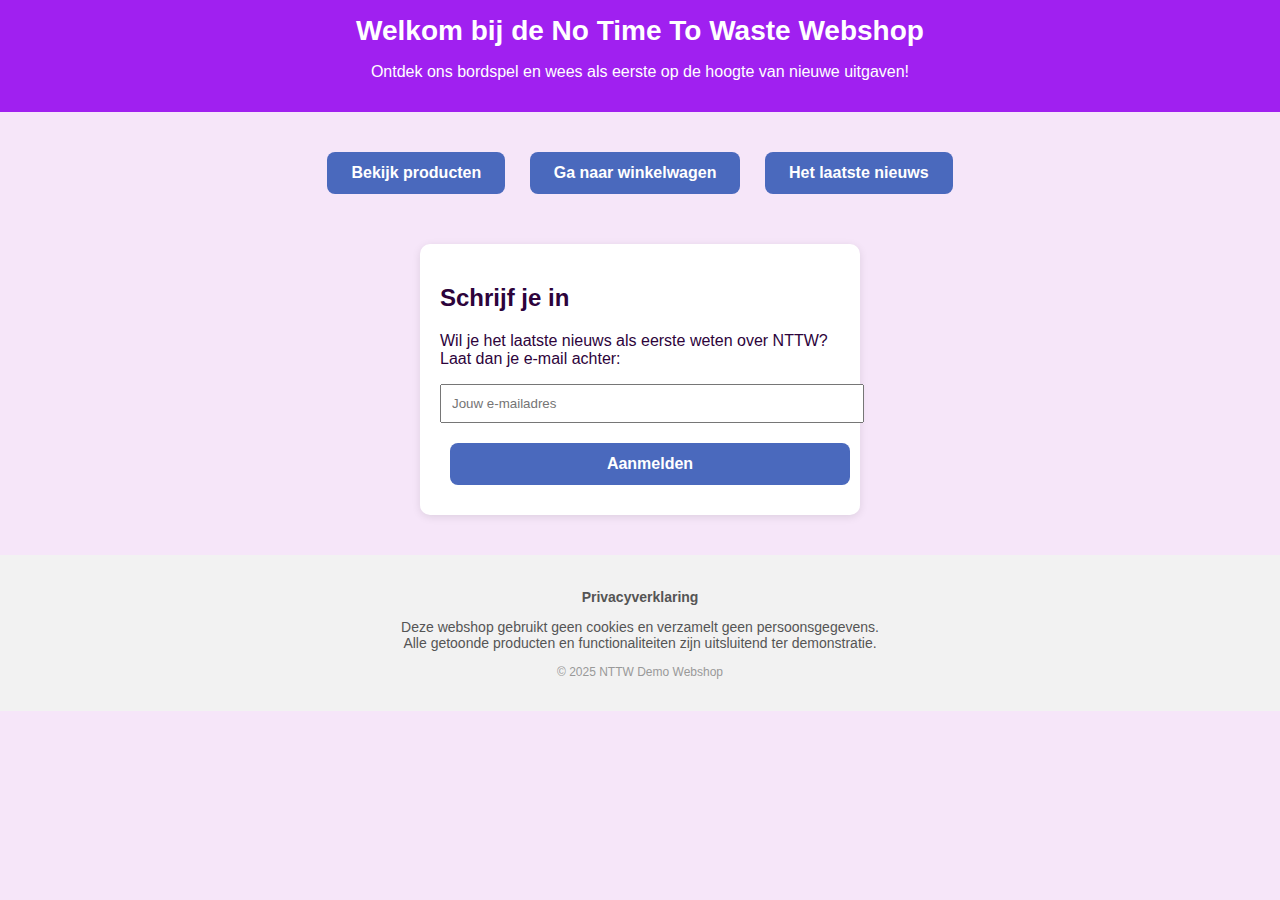
<file: index.html>
<!DOCTYPE html>
<html lang="nl">
<head>
  <meta charset="UTF-8">
  <meta name="viewport" content="width=device-width, initial-scale=1.0">
  <title>NTTW Webshop</title>
  <link rel="stylesheet" href="style.css">
  <style>
    /* Basis stijl knoppen */
    .btn {
      display: inline-block;
      padding: 12px 24px;
      margin: 10px;
      font-size: 16px;
      font-weight: bold;
      color: #fff;
      background-color: #4a69bd;
      border: none;
      border-radius: 8px;
      cursor: pointer;
      text-decoration: none; /* voor <a> links */
      transition: background-color 0.2s ease, transform 0.2s ease;
    }

    .btn:hover {
      background-color: #3b5286;
      transform: scale(1.05);
    }

    .form-container {
      margin-top: 40px;
      padding: 20px;
      background: #fff;
      border-radius: 10px;
      max-width: 400px;
      margin-left: auto;
      margin-right: auto;
      box-shadow: 0px 2px 8px rgba(0,0,0,0.1);
    }

    .hidden {
      display: none;
    }
  </style>
</head>
<body>
  <header>
    <h1>Welkom bij de No Time To Waste Webshop</h1>
    <p>Ontdek ons bordspel en wees als eerste op de hoogte van nieuwe uitgaven!</p>
  </header>

  <main>
    <!-- Navigatieknoppen -->
    <div style="text-align:center; margin-top:30px;">
      <a href="producten.html" class="btn">Bekijk producten</a>
      <a href="winkelwagen.html" class="btn">Ga naar winkelwagen</a>
      <a href="nieuws.html" class="btn">Het laatste nieuws</a>
    </div>

    <!-- Formulier aanmelden nieuwsbrief -->
    <div class="form-container">
      <h2>Schrijf je in</h2>
      <p>Wil je het laatste nieuws als eerste weten over NTTW? Laat dan je e-mail achter:</p>

      <!-- vervang 'your-form-id' door je echte Formspree ID -->
      <form id="aanmeldForm" action="https://formspree.io/f/xblknnya" method="POST">
        <input type="email" name="email" placeholder="Jouw e-mailadres" required style="width:100%; padding:10px; margin-bottom:10px;">
        <button type="submit" class="btn" style="width:100%;">Aanmelden</button>
      </form>

      <!-- Bedankmelding -->
      <p id="bedankMelding" class="hidden">Bedankt voor je aanmelding! 🎉 Je hoort van ons.</p>
    </div>
  </main>

  <script>
    // Script om bedankmelding te tonen en redirect terug naar index
    const form = document.getElementById("aanmeldForm");
    const melding = document.getElementById("bedankMelding");

    form.addEventListener("submit", async function(event) {
      event.preventDefault();
      const data = new FormData(form);
      const action = form.action;

      const response = await fetch(action, {
        method: form.method,
        body: data,
        headers: { 'Accept': 'application/json' }
      });

      if (response.ok) {
        form.classList.add("hidden");
        melding.classList.remove("hidden");

        // 3 sec wachten, dan terug naar index (f5 effect)
        setTimeout(() => {
          window.location.href = "index.html";
        }, 3000);
      }
    });
  </script>
  <footer style="background:#f2f2f2; padding:20px; text-align:center; font-size:14px; color:#555; margin-top:40px;">
  <p><strong>Privacyverklaring</strong></p>
  <p>Deze webshop gebruikt geen cookies en verzamelt geen persoonsgegevens.<br>
  Alle getoonde producten en functionaliteiten zijn uitsluitend ter demonstratie.</p>
  <p style="font-size:12px; color:#999;">&copy; 2025 NTTW Demo Webshop</p>
</footer>

</body>
</html>
</file>
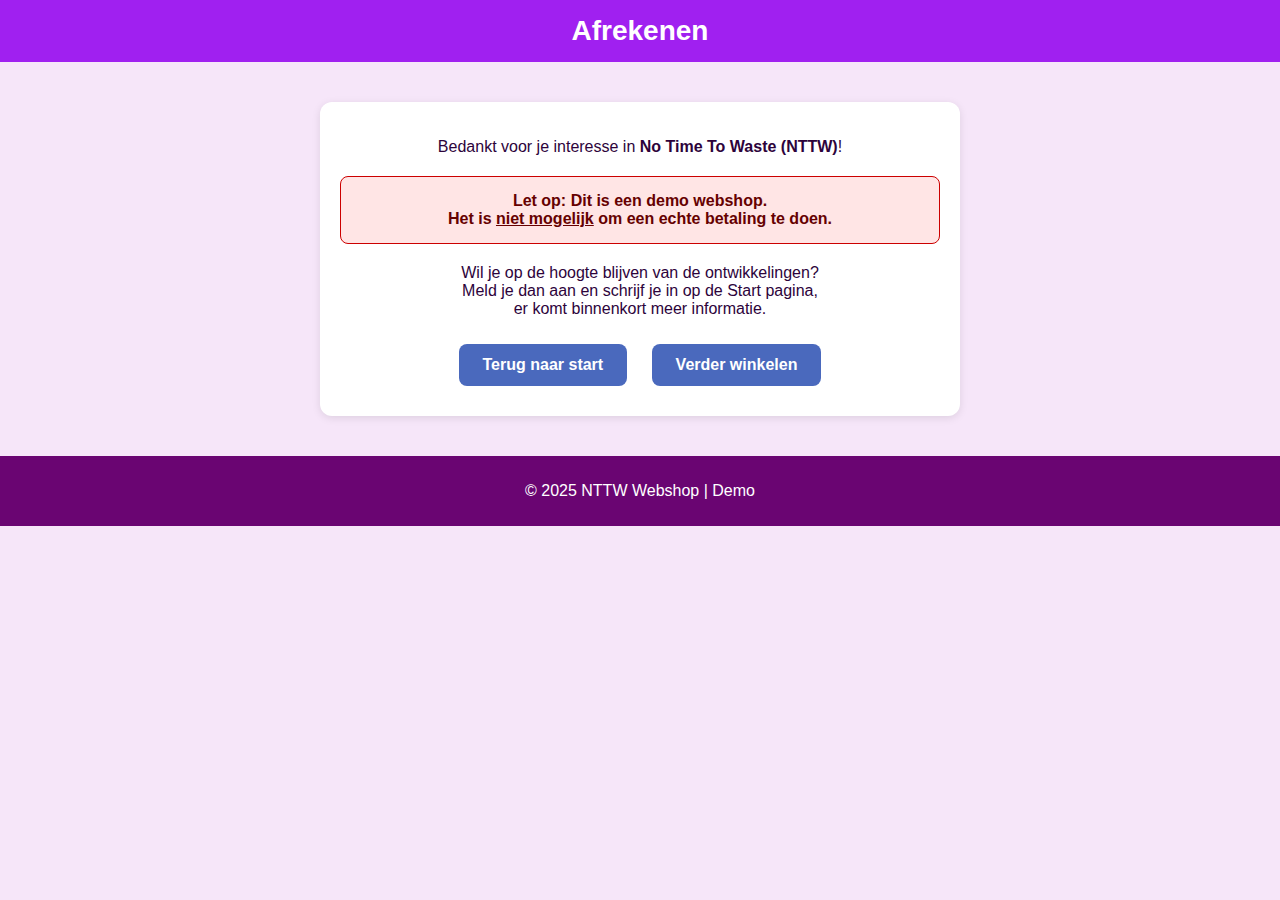
<file: afrekenen.html>
<!DOCTYPE html>
<html lang="nl">
<head>
  <meta charset="UTF-8">
  <meta name="viewport" content="width=device-width, initial-scale=1.0">
  <title>NTTW Webshop - Afrekenen</title>
  <link rel="stylesheet" href="style.css">
  <style>
    main {
      max-width: 600px;
      margin: 40px auto;
      padding: 20px;
      background: #fff;
      border-radius: 12px;
      box-shadow: 0 2px 8px rgba(0,0,0,0.1);
      text-align: center;
    }
    .notice {
      background: #ffe5e5;
      border: 1px solid #cc0000;
      color: #660000;
      padding: 15px;
      border-radius: 8px;
      margin: 20px 0;
      font-weight: bold;
    }
  </style>
</head>
<body>
  <header>
    <h1>Afrekenen</h1>
  </header>

  <main>
    <p>Bedankt voor je interesse in <strong>No Time To Waste (NTTW)</strong>!</p>

    <div class="notice">
      Let op: Dit is een demo webshop. <br>
      Het is <u>niet mogelijk</u> om een echte betaling te doen.
    </div>

    <p>Wil je op de hoogte blijven van de ontwikkelingen?<br>Meld je dan aan en schrijf je in op de Start pagina,<br>er komt binnenkort meer informatie.</p>

    <div class="checkout-buttons">
      <a href="index.html" class="btn">Terug naar start</a>
      <a href="producten.html" class="btn">Verder winkelen</a>
    </div>
  </main>

  <footer>
    <p>&copy; 2025 NTTW Webshop | Demo</p>
  </footer>
</body>
</html>
</file>
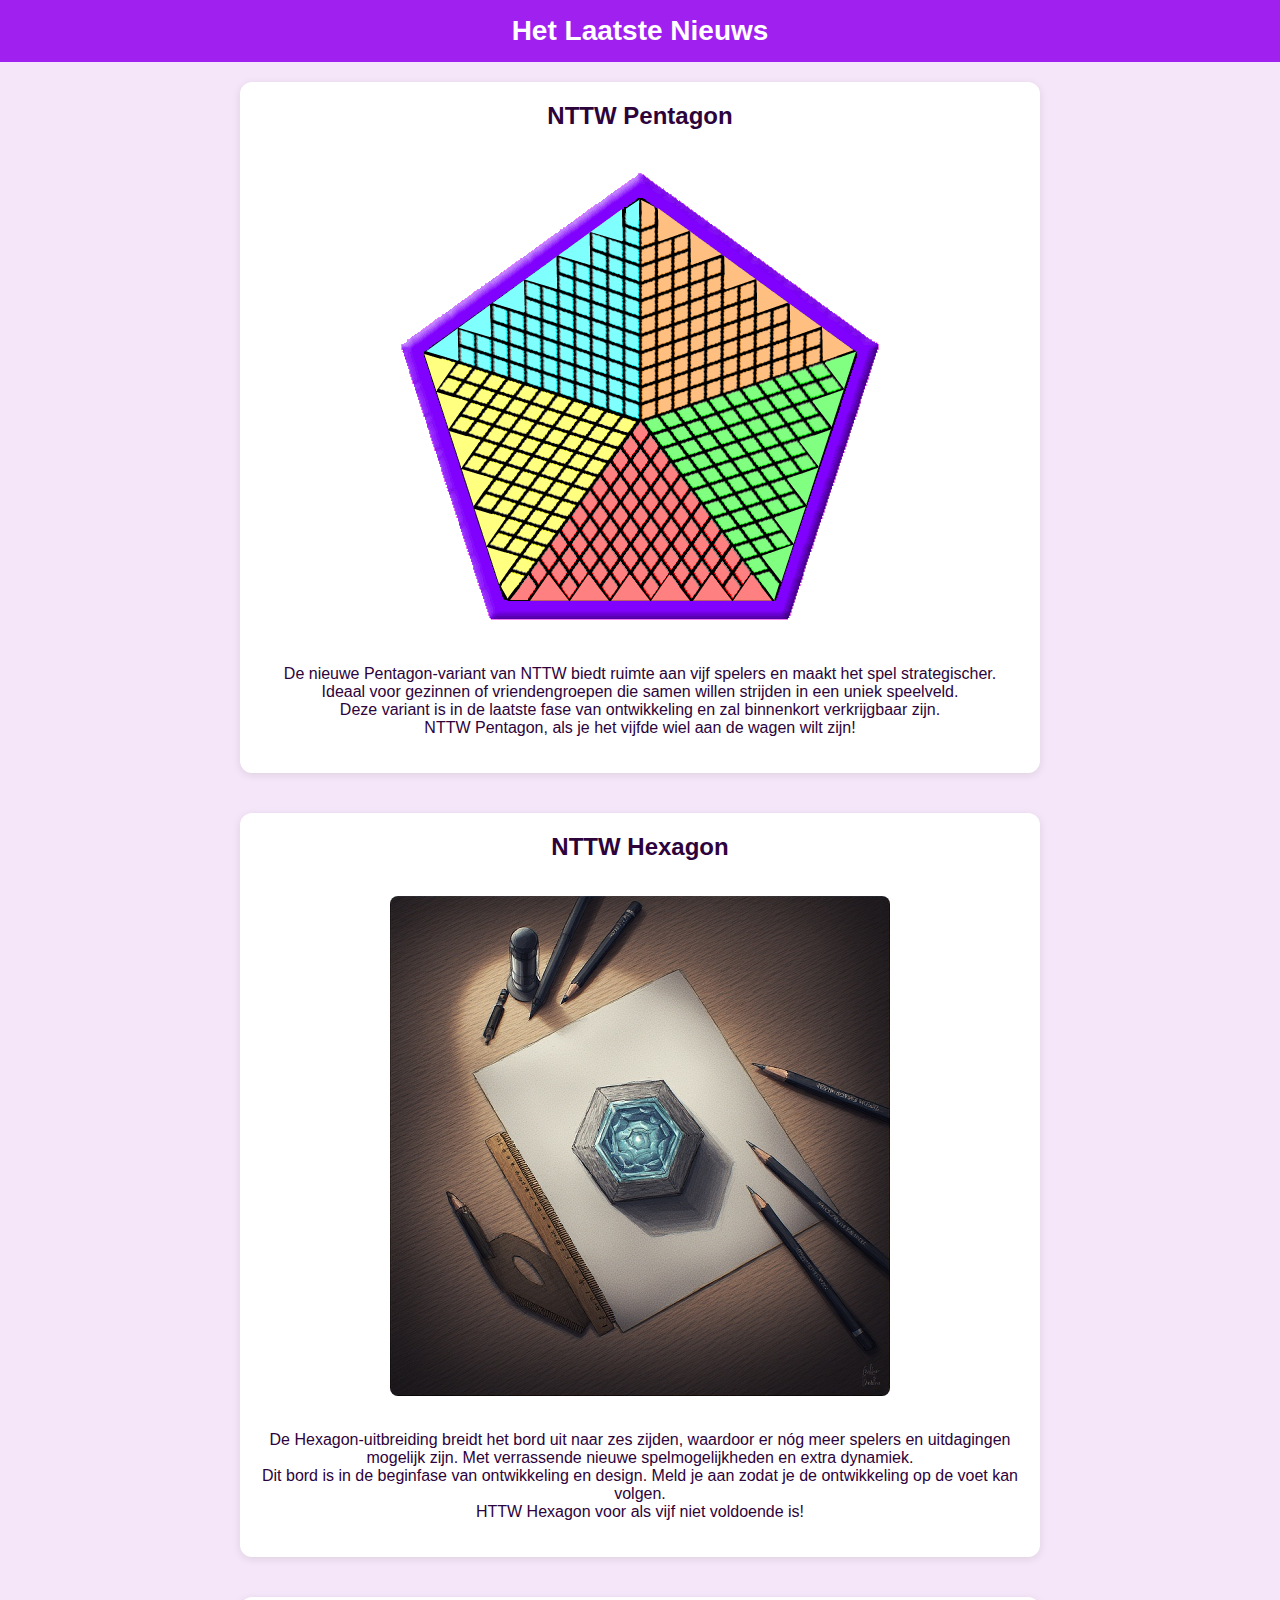
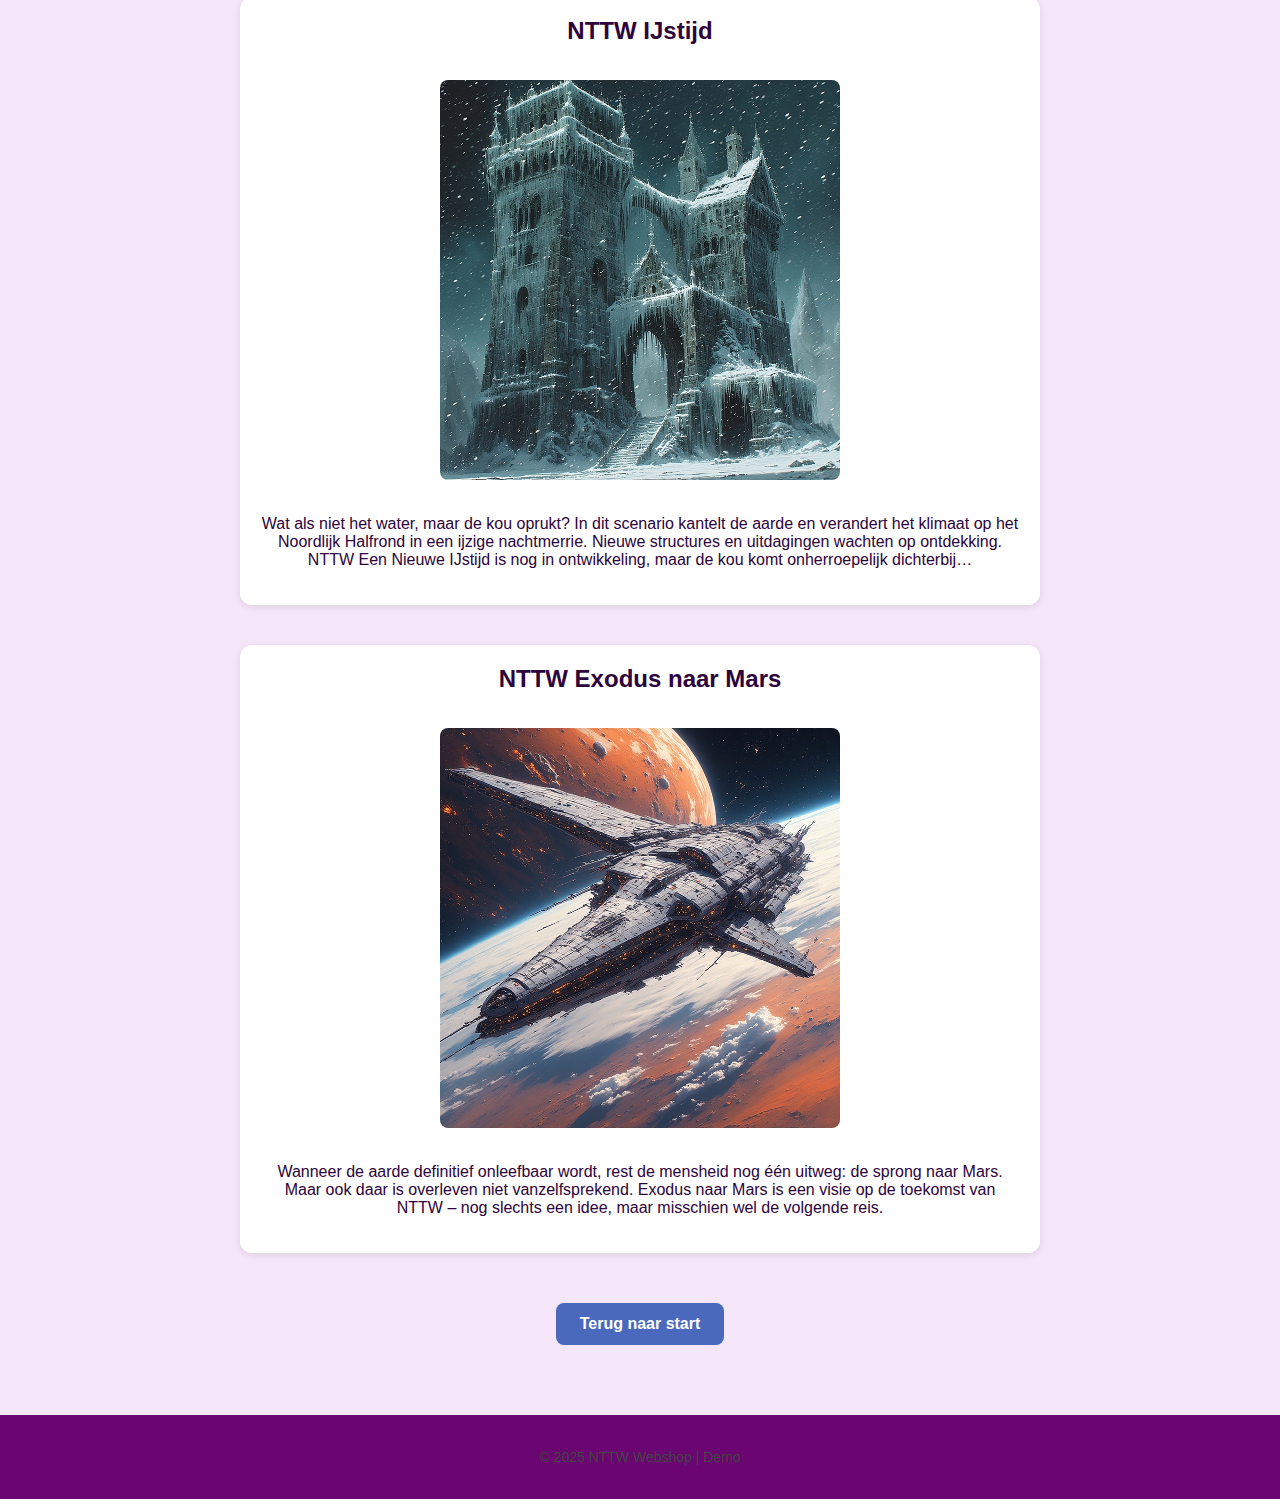
<file: nieuws.html>
<!DOCTYPE html>
<html lang="nl">
<head>
  <meta charset="UTF-8">
  <meta name="viewport" content="width=device-width, initial-scale=1.0">
  <title>NTTW Webshop - Nieuws</title>
  <link rel="stylesheet" href="style.css">
  <style>
    main {
      max-width: 800px;
      margin: 0 auto;
      padding: 20px;
    }
    article {
      margin-bottom: 40px;
      background: #fff;
      border-radius: 12px;
      box-shadow: 0 2px 8px rgba(0,0,0,0.1);
      padding: 20px;
      text-align: center;
    }
    article img {
      max-width: 100%;
      border-radius: 8px;
      margin: 15px 0;
    }
    h2 {
      margin-top: 0;
    }
    footer {
      text-align: center;
      margin-top: 40px;
      padding: 20px;
      font-size: 14px;
      color: #444;
    }
  </style>
</head>
<body>
  <header>
    <h1>Het Laatste Nieuws</h1>
  </header>

  <main>
    <!-- NTTW Pentagon -->
    <article>
      <h2>NTTW Pentagon</h2>
      <img src="images/pentagon.png" alt="NTTW Pentagon">
      <p>
        De nieuwe Pentagon-variant van NTTW biedt ruimte aan vijf spelers en maakt het spel strategischer.
        Ideaal voor gezinnen of vriendengroepen die samen willen strijden in een uniek speelveld. <br>
		Deze variant is in de laatste fase van ontwikkeling en zal binnenkort verkrijgbaar zijn.<br>
		NTTW Pentagon, als je het vijfde wiel aan de wagen wilt zijn!
      </p>
    </article>

    <!-- NTTW Hexagon -->
    <article>
      <h2>NTTW Hexagon</h2>
      <img src="images/hexagon.jpg" alt="NTTW Hexagon">
      <p>
        De Hexagon-uitbreiding breidt het bord uit naar zes zijden, waardoor er nóg meer spelers en uitdagingen
        mogelijk zijn. Met verrassende nieuwe spelmogelijkheden en extra dynamiek.<br>
		Dit bord is in de beginfase  van ontwikkeling en design. Meld je aan zodat je de ontwikkeling op de voet kan volgen.<br>
		HTTW Hexagon voor als vijf niet voldoende is! 
      </p>
    </article>
	
	    <!-- NTTW Een Neuwe IJstijd -->
    <article>
      <h2>NTTW IJstijd</h2>
      <img src="images/ijstijd.jpg" alt="NTTW Een Nieuwe IJstijd">
      <p>
 Wat als niet het water, maar de kou oprukt? In dit scenario kantelt de aarde en verandert het klimaat op het Noordlijk Halfrond in een ijzige nachtmerrie. Nieuwe structures en uitdagingen wachten op ontdekking. NTTW Een Nieuwe IJstijd is nog in ontwikkeling, maar de kou komt onherroepelijk dichterbij…
      </p>
    </article>
	
		    <!-- NTTW Exodus Mars -->
    <article>
      <h2>NTTW Exodus naar Mars</h2>
      <img src="images/mars.jpg" alt="NTTW Exodus naar Mars">
      <p>
Wanneer de aarde definitief onleefbaar wordt, rest de mensheid nog één uitweg: de sprong naar Mars. Maar ook daar is overleven niet vanzelfsprekend. Exodus naar Mars is een visie op de toekomst van NTTW – nog slechts een idee, maar misschien wel de volgende reis.
      </p>
    </article>

    <div style="text-align:center; margin-top:20px;">
      <a href="index.html" class="btn">Terug naar start</a>
    </div>
  </main>

  <footer>
    <p>&copy; 2025 NTTW Webshop | Demo</p>
  </footer>
</body>
</html>
</file>
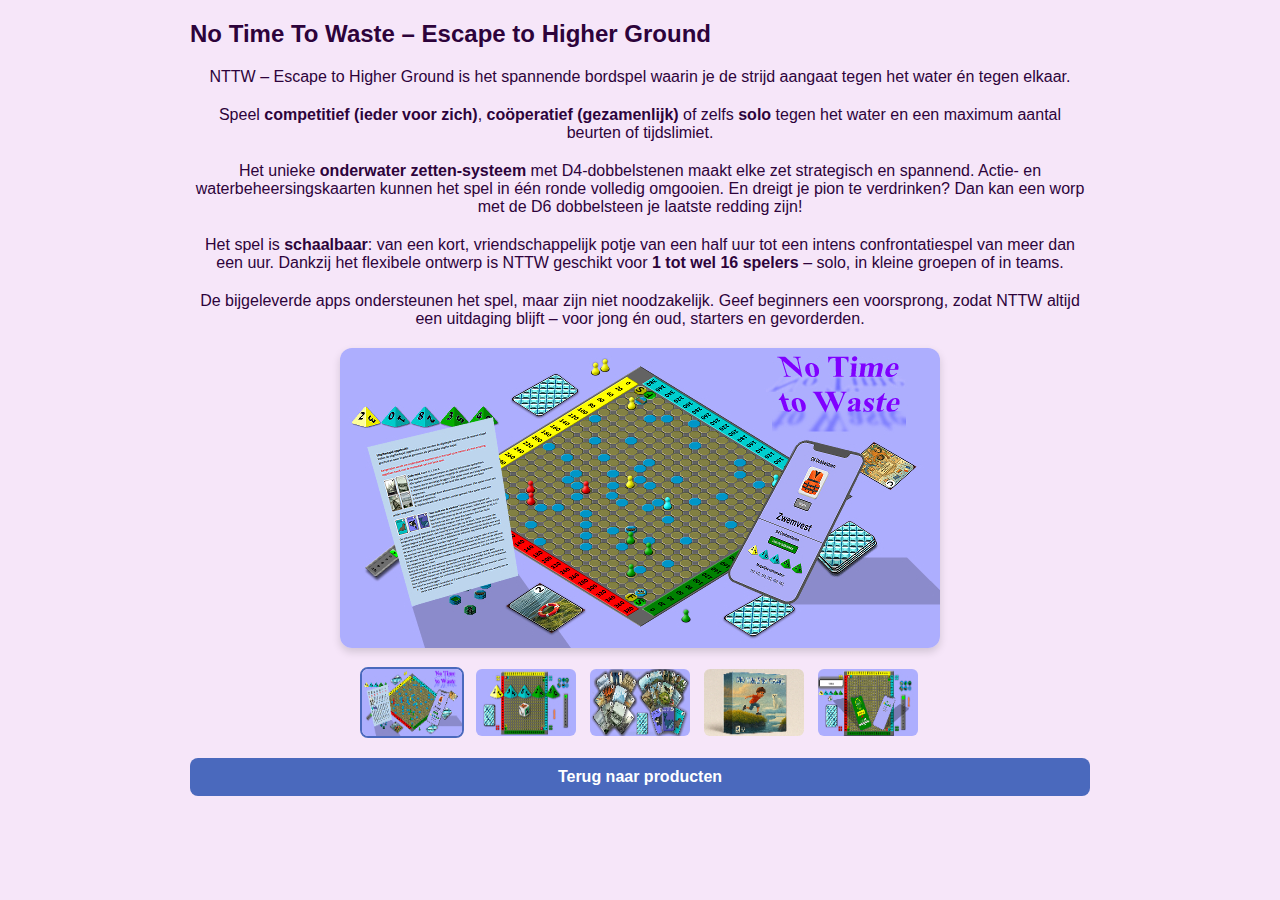
<file: nttw_basisdoos.html>
<!DOCTYPE html>
<html lang="nl">
<head>
<meta charset="UTF-8">
<meta name="viewport" content="width=device-width, initial-scale=1.0">
<title>NTTW Escape to Higher Ground - Extra Info</title>
<link rel="stylesheet" href="style.css">
<style>
/* -----------------------------
   Extra Info pagina
   ----------------------------- */
.extra-info-container {
  max-width: 900px;
  margin: 20px auto;
  padding: 0 20px;
}

.extra-info-container h1 {
  font-size: 28px;
  color: #6a0572;
  margin-bottom: 10px;
  text-align: center;
}

.extra-info-container p {
  font-size: 16px;
  color: #2d033b;
  margin-bottom: 20px;
  text-align: center;
}

.large-img-container {
  text-align: center;
  margin-bottom: 15px;
}

.large-img-container img {
  max-width: 100%;
  height: auto;
  border-radius: 12px;
  box-shadow: 0px 4px 8px rgba(0,0,0,0.15);
  transition: opacity 0.3s ease;
}

.thumbs {
  display: flex;
  justify-content: center;
  gap: 10px;
  flex-wrap: wrap;
  margin-bottom: 20px;
}

.thumbs img {
  width: 100px;
  height: auto;
  border-radius: 8px;
  cursor: pointer;
  border: 2px solid transparent;
  transition: border-color 0.2s ease, transform 0.2s ease;
}

.thumbs img:hover {
  transform: scale(1.05);
}

.thumbs img.selected-thumb {
  border-color: #4a69bd;
}

.back-btn {
  display: block;
  margin: 0 auto 30px auto;
  padding: 10px 24px;
  background-color: #4a69bd;
  color: white;
  border: none;
  border-radius: 8px;
  text-align: center;
  text-decoration: none;
  font-weight: bold;
  transition: background-color 0.2s ease, transform 0.2s ease;
}

.back-btn:hover {
  background-color: #3b5286;
  transform: scale(1.05);
}
</style>
</head>
<body>

<div class="extra-info-container">
<h2>No Time To Waste – Escape to Higher Ground</h2>

<p>
  NTTW – Escape to Higher Ground is het spannende bordspel waarin je de strijd aangaat tegen het water én tegen elkaar.
</p>

<p>
  Speel <strong>competitief (ieder voor zich)</strong>, 
  <strong>coöperatief (gezamenlijk)</strong> of zelfs <strong>solo</strong> tegen het water en een maximum aantal beurten of tijdslimiet.
</p>

<p>
  Het unieke <strong>onderwater zetten-systeem</strong> met D4-dobbelstenen maakt elke zet strategisch en spannend. 
  Actie- en waterbeheersingskaarten kunnen het spel in één ronde volledig omgooien. 
  En dreigt je pion te verdrinken? Dan kan een worp met de D6 dobbelsteen je laatste redding zijn!
</p>

<p>
  Het spel is <strong>schaalbaar</strong>: van een kort, vriendschappelijk potje van een half uur tot een intens confrontatiespel van meer dan een uur. 
  Dankzij het flexibele ontwerp is NTTW geschikt voor <strong>1 tot wel 16 spelers</strong> – solo, in kleine groepen of in teams.
</p>

<p>
  De bijgeleverde apps ondersteunen het spel, maar zijn niet noodzakelijk. 
  Geef beginners een voorsprong, zodat NTTW altijd een uitdaging blijft – voor jong én oud, starters en gevorderden.
</p>


  <!-- Grote afbeelding -->
  <div class="large-img-container">
    <img id="large-image" src="images/nttw_large1.jpg" alt="NTTW Groot Overzicht">
  </div>

  <!-- Thumbnails -->
  <div class="thumbs">
    <img src="images/nttw_thumb1.jpg" alt="Thumbnail 1" class="selected-thumb" onclick="switchImage(this, 'images/nttw_large1.jpg')">
    <img src="images/nttw_thumb2.jpg" alt="Thumbnail 2" onclick="switchImage(this, 'images/nttw_large2.jpg')">
    <img src="images/nttw_thumb3.jpg" alt="Thumbnail 3" onclick="switchImage(this, 'images/nttw_large3.jpg')">
    <img src="images/nttw_thumb4.jpg" alt="Thumbnail 4" onclick="switchImage(this, 'images/nttw_large4.jpg')">
    <img src="images/nttw_thumb5.jpg" alt="Thumbnail 5" onclick="switchImage(this, 'images/nttw_large5.jpg')">
  </div>

  <!-- Terug naar producten -->
  <a href="producten.html" class="back-btn">Terug naar producten</a>
</div>

<script>
// Wissel de grote afbeelding bij thumbnail click
function switchImage(thumb, largeSrc) {
  const largeImg = document.getElementById('large-image');
  largeImg.style.opacity = 0; // fade out
  setTimeout(() => {
    largeImg.src = largeSrc;
    largeImg.style.opacity = 1; // fade in
  }, 200);

  // markeer geselecteerde thumbnail
  document.querySelectorAll('.thumbs img').forEach(img => img.classList.remove('selected-thumb'));
  thumb.classList.add('selected-thumb');
}
</script>

</body>
</html>
</file>
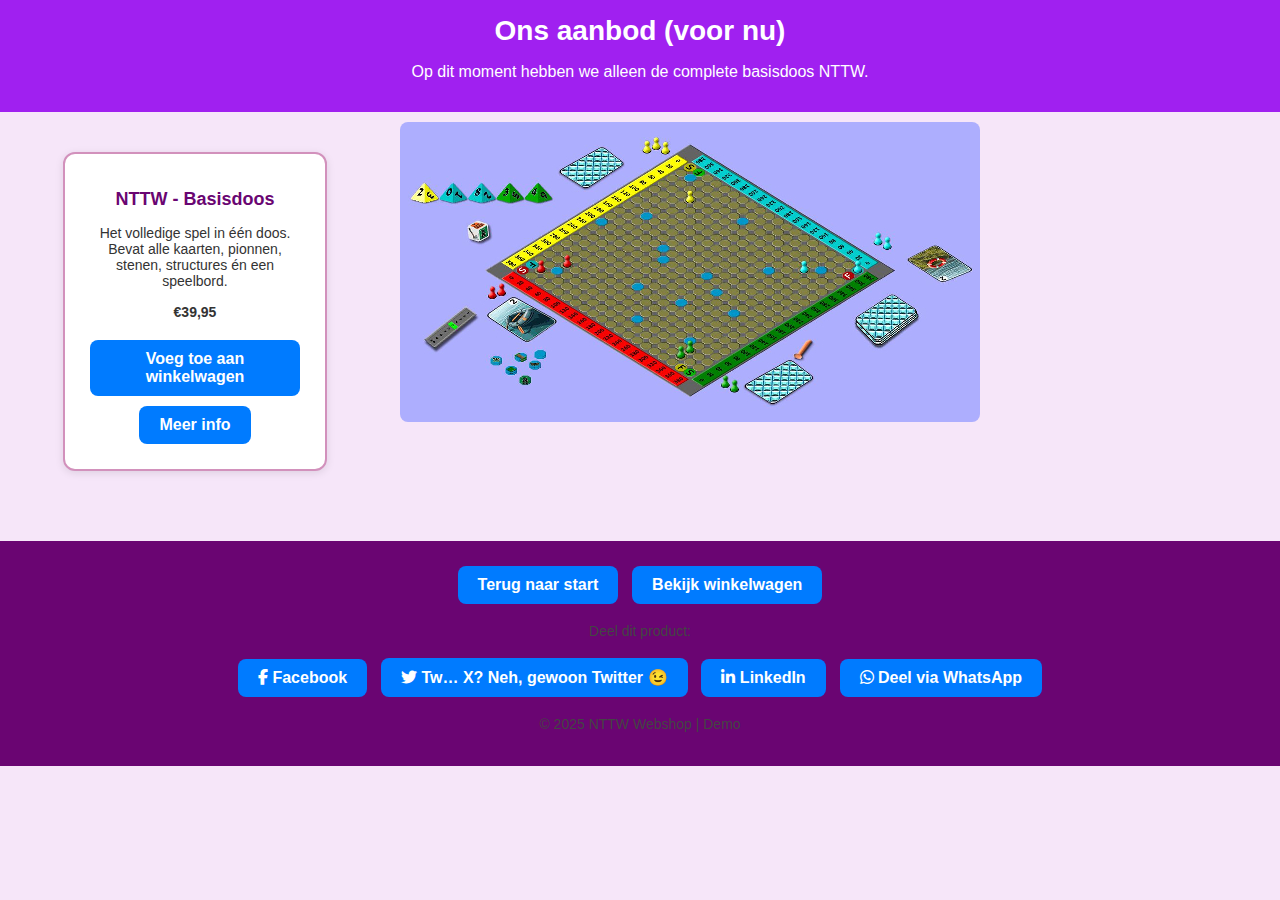
<file: producten.html>
<!DOCTYPE html>
<html lang="nl">
<head>
<!-- Font Awesome voor social icons -->
<link rel="stylesheet" href="https://cdnjs.cloudflare.com/ajax/libs/font-awesome/6.5.0/css/all.min.css" integrity="sha512-..." crossorigin="anonymous" referrerpolicy="no-referrer" />

  <meta charset="UTF-8">
  <meta name="viewport" content="width=device-width, initial-scale=1.0">
  <title>NTTW Webshop - Producten</title>
  <link rel="stylesheet" href="style.css">

  <!-- Hier plak je de Open Graph en Twitter meta-tags -->
  <meta property="og:title" content="No Time To Waste (NTTW) - Bordspel"/>
  <meta property="og:description" content="Ontdek NTTW: solo of coöperatief overleven met het unieke onderwater zetten systeem! Nu beschikbaar in onze webshop."/>
  <meta property="og:image" content="https://bg-nttw-2025.github.io/NTTW_Online/images/nttw_overview.jpg"/>
  <meta property="og:url" content="https://bg-nttw-2025.github.io/NTTW_Online/producten.html"/>
  <meta property="og:type" content="website"/>

  <meta name="twitter:card" content="summary_large_image"/>
  <meta name="twitter:title" content="No Time To Waste (NTTW) - Bordspel"/>
  <meta name="twitter:description" content="Ontdek NTTW: solo of coöperatief overleven met het unieke onderwater zetten systeem! Nu beschikbaar in onze webshop."/>
  <meta name="twitter:image" content="https://bg-nttw-2025.github.io/NTTW_Online/images/nttw_overview.jpg"/>

  <meta charset="UTF-8">
  <meta name="viewport" content="width=device-width, initial-scale=1.0">
  <title>NTTW Webshop - Producten</title>
  <link rel="stylesheet" href="style.css">
  <style>
    /* Productkaart */
    .product {
      max-width: 500px;
      margin: 30px auto;
      padding: 20px;
      background: #fff;
      border-radius: 12px;
      box-shadow: 0 2px 8px rgba(0,0,0,0.1);
      text-align: center;
    }

    .price {
      font-size: 20px;
      font-weight: bold;
      margin: 15px 0;
    }

    footer {
      text-align: center;
      margin-top: 40px;
      padding: 20px;
      font-size: 14px;
      color: #444;
    }

    .btn {
      display: inline-block;
      padding: 10px 20px;
      margin: 5px;
      background-color: #007BFF;
      color: #fff;
      text-decoration: none;
      border-radius: 8px;
      cursor: pointer;
      transition: background 0.2s;
    }

    .btn:hover {
      background-color: #0056b3;
    }
  </style>
</head>
<body>
  <header>
    <h1>Ons aanbod (voor nu)</h1>
    <p>Op dit moment hebben we alleen de complete basisdoos NTTW.</p>
  </header>

<main>
  <div class="product-wrapper">
    <!-- Basisspel -->
    <article class="product">
      <h2>NTTW - Basisdoos</h2>
      <p>Het volledige spel in één doos. Bevat alle kaarten, pionnen, stenen, structures én een speelbord.</p>
      <p class="price">€39,95</p>
      <button class="btn" onclick='voegProductToe({name:"NTTW - Basisdoos", price:39.95})'>
        Voeg toe aan winkelwagen
      </button>
	  <button class="btn" onclick="location.href='nttw_basisdoos.html'">
  Meer info
</button>

    </article>

    <!-- Afbeelding naast het kader -->
    <div class="product-side-image">
      <img src="images/nttw_overview.jpg" alt="Nttw_Overview">
    </div>
  </div>
</main>


  <footer>
    <div>
      <a href="index.html" class="btn">Terug naar start</a>
      <a href="winkelwagen.html" class="btn">Bekijk winkelwagen</a>
    </div>
	<div class="social-share">
  <p>Deel dit product:</p>

  <!-- Facebook -->
  <a class="btn" 
     href="https://www.facebook.com/sharer/sharer.php?u=https://bg-nttw-2025.github.io/NTTW_Online/producten.html" 
     target="_blank" rel="noopener noreferrer">
    <i class="fab fa-facebook-f"></i> Facebook
  </a>

  <!-- Twitter -->
  <a class="btn" 
     href="https://twitter.com/intent/tweet?text=Ontdek+No+Time+To+Waste+(NTTW)+in+de+webshop!&url=https://bg-nttw-2025.github.io/NTTW_Online/producten.html" 
     target="_blank" rel="noopener noreferrer">
    <i class="fab fa-twitter"></i> Tw… X? Neh, gewoon Twitter &#x1F609; 
  </a>

  <!-- LinkedIn -->
  <a class="btn" 
     href="https://www.linkedin.com/shareArticle?mini=true&url=https://bg-nttw-2025.github.io/NTTW_Online/producten.html&title=No+Time+To+Waste+(NTTW)&summary=Solo+of+coöperatief+overleven+met+het+bordspel+NTTW.&source=NTTW+Webshop" 
     target="_blank" rel="noopener noreferrer">
    <i class="fab fa-linkedin-in"></i> LinkedIn
  </a>
  
  <!-- Uitgebreide WhatsApp share knop -->
<a class="btn whatsapp-btn" 
   href="https://wa.me/?text=Ontdek%20No%20Time%20To%20Waste%20(NTTW)%20in%20de%20webshop!%20https://bg-nttw-2025.github.io/NTTW_Online/producten.html" 
   target="_blank" rel="noopener noreferrer">
  <i class="fab fa-whatsapp"></i> Deel via WhatsApp
</a>

</div>

    <p>&copy; 2025 NTTW Webshop | Demo</p>
  </footer>

  <!-- Script voor winkelwagen functionaliteit -->
  <script src="script.js"></script>
</body>
</html>
</file>
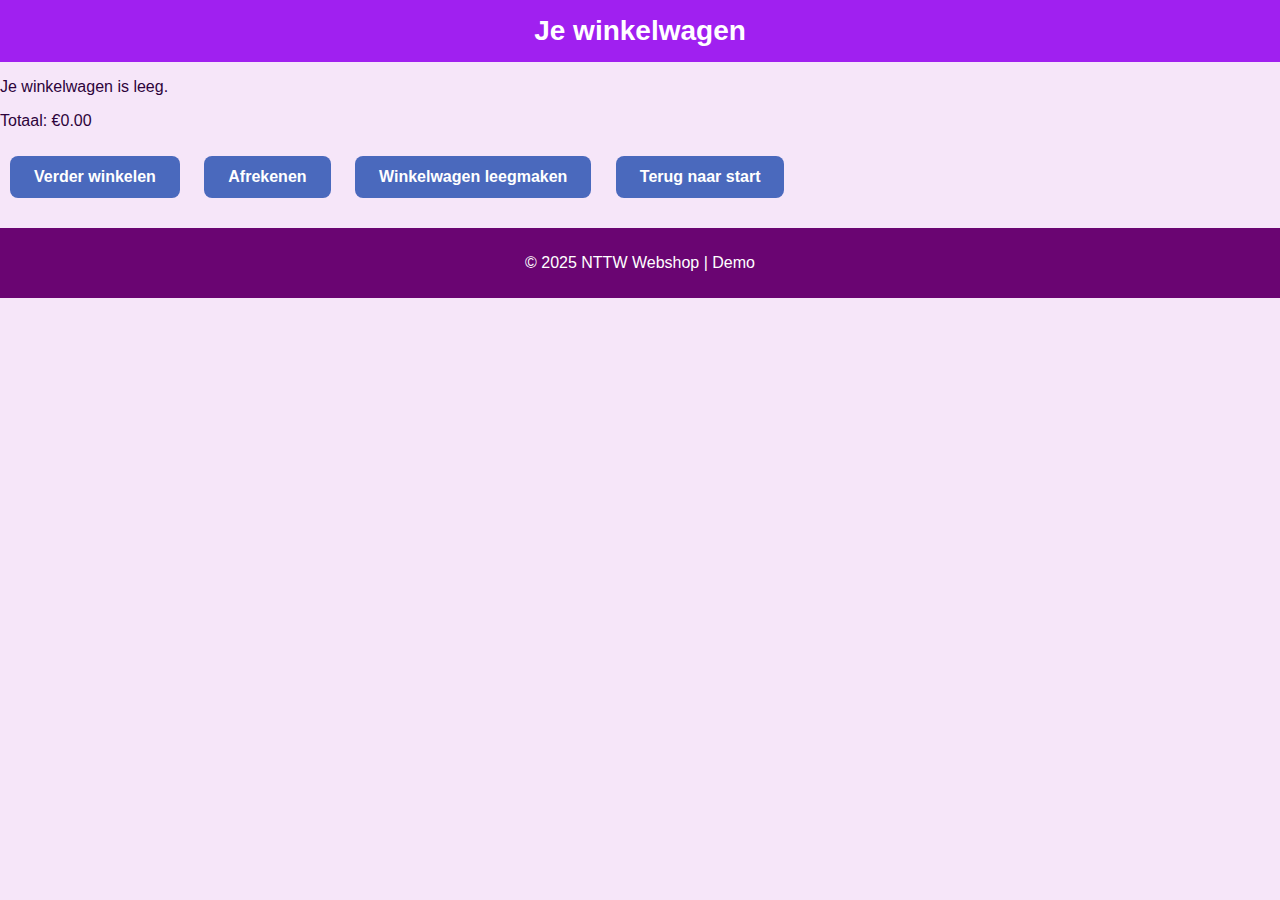
<file: winkelwagen.html>
<!DOCTYPE html>
<html lang="nl">
<head>
  <meta charset="UTF-8">
  <meta name="viewport" content="width=device-width, initial-scale=1.0">
  <title>NTTW Webshop - Winkelwagen</title>
  <link rel="stylesheet" href="style.css">
</head>
<body>
  <header>
    <h1>Je winkelwagen</h1>
  </header>

  <main>
    <!-- Hier komen de producten dynamisch -->
    <div id="cart-items"></div>

    <div id="cart-total">
      <p>Totaal: €<span id="total">0.00</span></p>
    </div>

    <div class="checkout-buttons">
      <a href="producten.html" class="btn">Verder winkelen</a>
      <a href="afrekenen.html" class="btn">Afrekenen</a>
      <button class="btn" onclick="localStorage.removeItem('nttwCart'); renderCart();">
        Winkelwagen leegmaken
      </button>
	  	        <a href="index.html" class="btn">Terug naar start</a>
    </div>
  </main>

  <footer>
    <p>&copy; 2025 NTTW Webshop | Demo</p>
  </footer>

  <!-- Script voor winkelwagen functionaliteit -->
  <script src="script.js"></script>
</body>
</html>
</file>
<file: style.css>
/* -----------------------------
   Algemene stijlen webshop
   Thema: Paars / Roze
   ----------------------------- */
.product-wrapper {
  display: flex;
  justify-content: center; /* horizontaal centreren */
  align-items: flex-start;
  gap: 20px; /* ruimte tussen productkader en afbeelding */
}

.product-side-image img {
  max-width: 580px;
  height: auto;
  border-radius: 8px;
  margin-right: 300px; /* <-- hier voeg je ruimte toe */
}

   
   .winkelwagen-text-content {
  padding: 20px;
}

/* Algemene knopstijl */
.product-wrapper {
  display: flex;
  justify-content: center;  /* Centreert alles horizontaal */
  align-items: flex-start;  /* Uitlijnen bovenaan */
  gap: 10px;                /* Ruimte tussen kaart en afbeelding */
  margin: 10px auto;
  flex-wrap: wrap;          /* Zorgt dat ze onder elkaar komen op mobiel */
}

.product-side-image img {
  max-width: 580px;
  height: auto;
  border-radius: 8px;
}

.btn {
  display: inline-block;
  padding: 12px 24px;
  margin: 10px;
  font-size: 16px;
  font-weight: bold;
  color: #fff;
  background-color: #4a69bd;
  border: none;
  border-radius: 8px;
  cursor: pointer;
  text-decoration: none; /* voor <a>-links */
  transition: background-color 0.2s ease, transform 0.2s ease;
}

.btn:hover {
  background-color: #3b5286;
  transform: scale(1.05);
}

body {
  font-family: Arial, sans-serif;
  margin: 0;
  padding: 0;
  background-color: #f6e6f9; /* zacht roze als achtergrond */
  color: #2d033b; /* diep paars voor tekst */
  
}

/* Header / Navigatie */
header {
  background-color: #a020f0; /* paars */
  color: white;
  padding: 15px;
  text-align: center;
}

header h1 {
  margin: 0;
  font-size: 28px;

}

/* Navigatielinks */
nav a {
  margin: 0 10px;
  color: white;
  text-decoration: none;
  font-weight: bold;
}

nav a:hover {
  text-decoration: underline;
}

/* Producten */
.product {
  border: 2px solid #d291bc; /* zacht roze rand */
  border-radius: 12px;
  padding: 15px;
  margin: 10px;
  background-color: #ffffff; /* wit vlak */
  display: inline-block;
  width: 220px;
  text-align: center;
  box-shadow: 0px 4px 8px rgba(0,0,0,0.1);
  transition: transform 0.2s ease;
}

.product:hover {
  transform: scale(1.03); /* kleine zoom bij hover */
}

.product h2 {
  font-size: 18px;
  color: #6a0572; /* donker paars */
}

.product p {
  font-size: 14px;
  color: #333;
}

/* Knoppen */
button {
  background-color: #ff66b2; /* fel roze */
  color: white;
  border: none;
  padding: 10px 18px;
  border-radius: 8px;
  cursor: pointer;
  font-size: 14px;
  margin-top: 10px;
  transition: background-color 0.3s ease;
}

button:hover {
  background-color: #ff3385; /* donkerder roze */
}

/* Winkelwagen & Afrekenen */
.cart, .checkout {
  margin: 20px auto;
  padding: 20px;
  max-width: 600px;
  border: 2px solid #a020f0;
  border-radius: 12px;
  background-color: #fff;
}

/* Footer */
footer {
  background-color: #6a0572;
  color: white;
  text-align: center;
  padding: 10px;
  margin-top: 20px;
}
</file>
